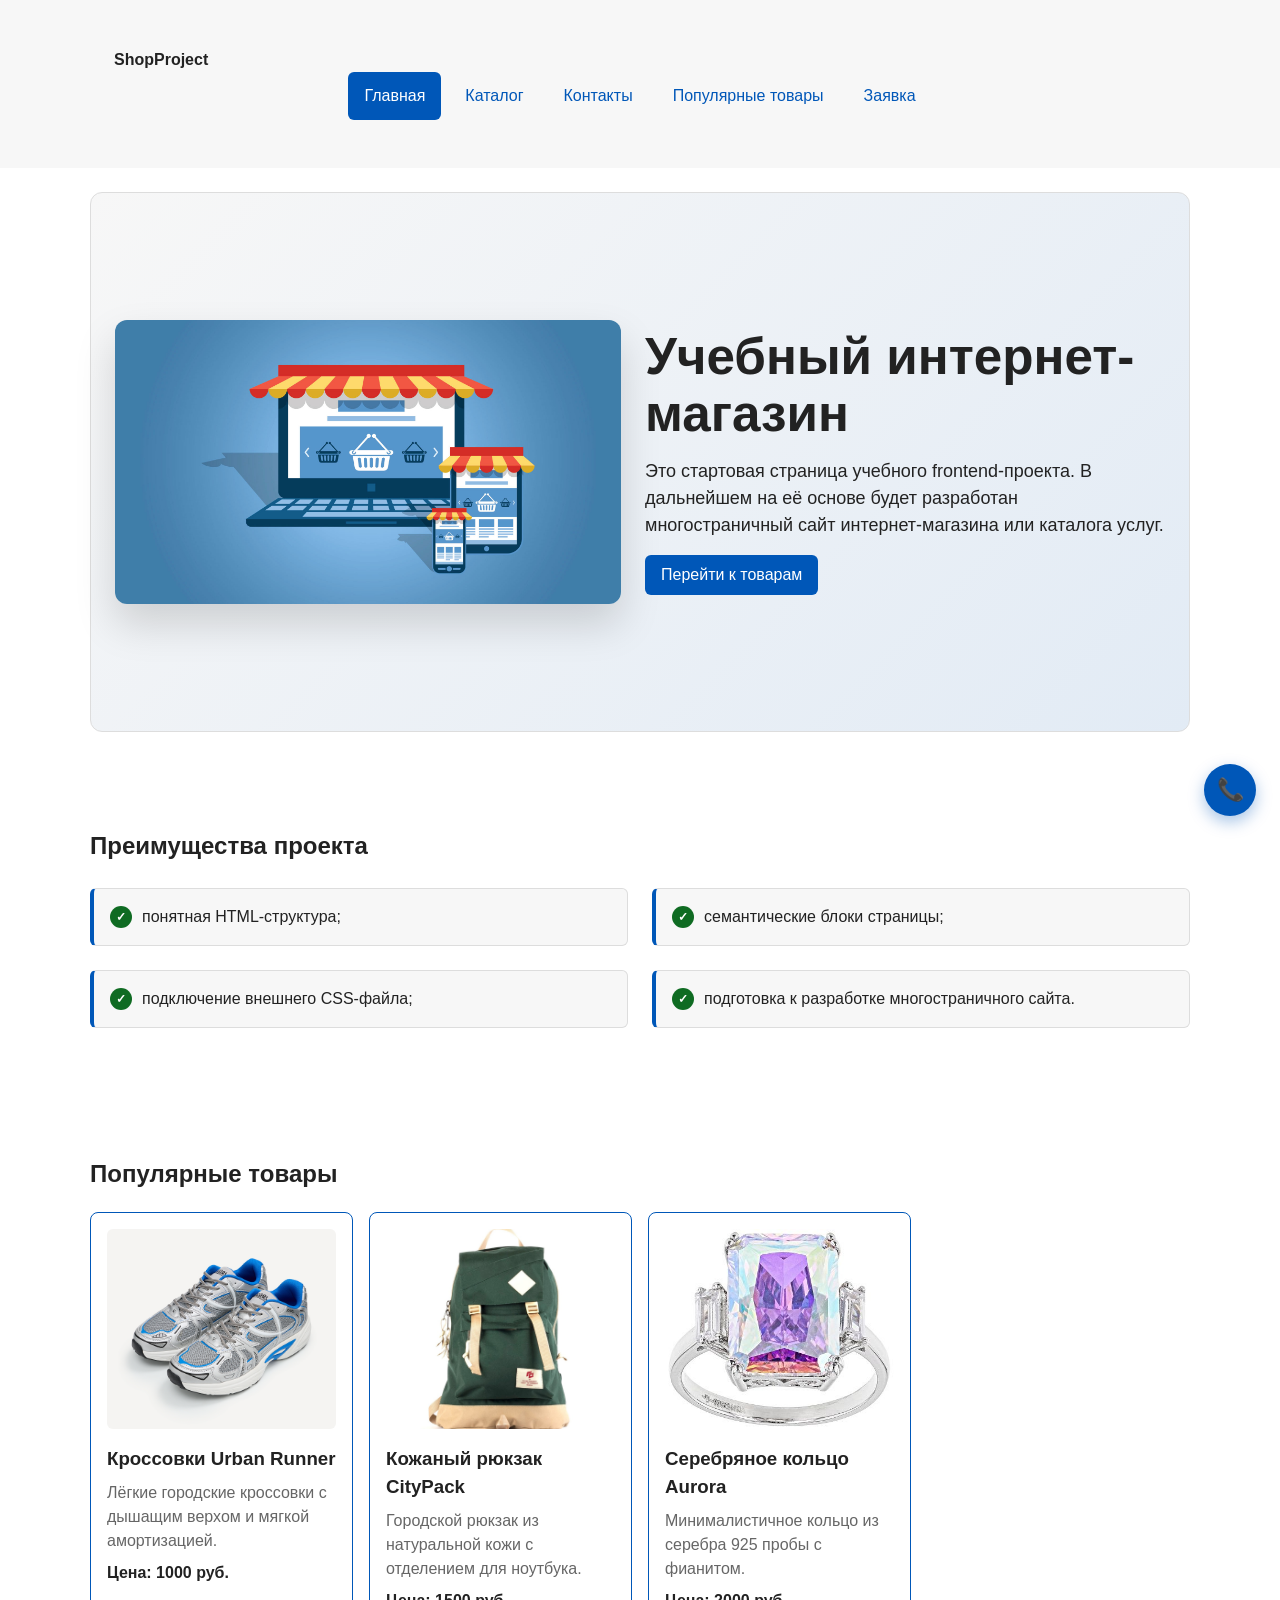
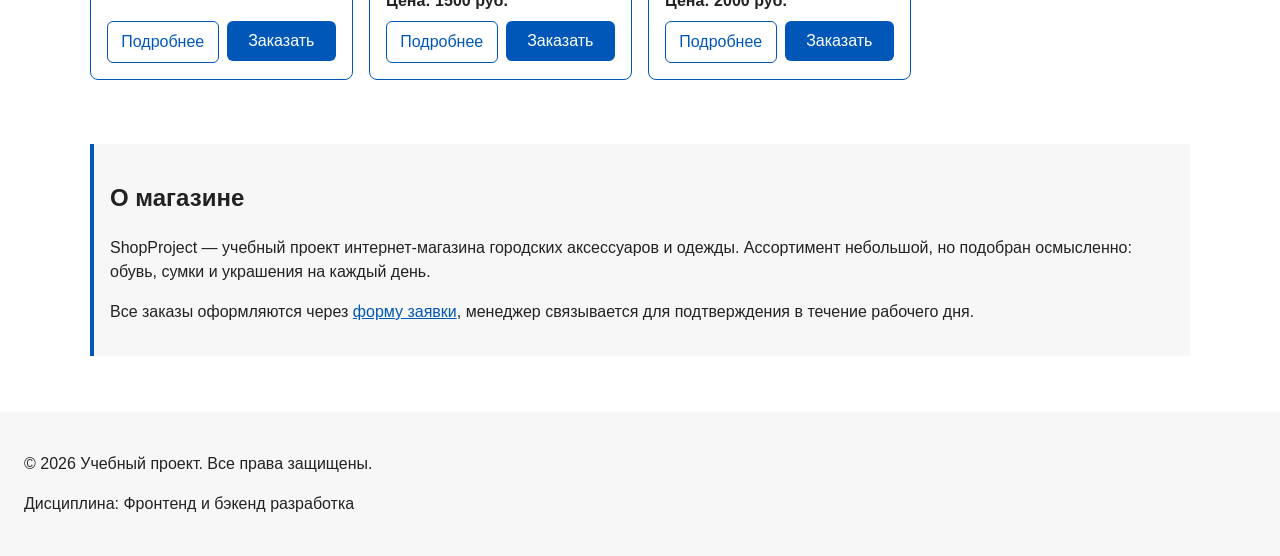
<file: index.html>
<!DOCTYPE html>
<html lang="ru">

<head>
  <meta charset="UTF-8">
  <meta name="viewport" content="width=device-width, initial-scale=1.0">
  <meta name="description"
    content="Учебный интернет-магазин ShopProject: кроссовки, рюкзаки и украшения на каждый день. Быстрая заявка на сайте, доставка по России.">
  <title>Главная — Учебный интернет-магазин</title>
  <link rel="stylesheet" href="css/style.css">
  <link rel="stylesheet" href="css/responsive.css">
  <link rel="preload" fetchpriority="high" as="image" href="images/hero-mobile.jpg" type="image/jpg">
  <meta property="og:type" content="website">
  <meta property="og:title" content="Учебный интернет-магазин">
  <meta property="og:description" content="Учебный frontend-проект интернет-магазина.">
  <meta property="og:image" content="https://Just067.github.io/kr1-html-css-shop/images/preview.jpg">
  <script src="js/main.js" defer></script>
</head>

<body>
  <a class="skip-link" href="#main">Перейти к основному содержимому</a>
  <header class="site-header">
    <div class="site-header__inner">
      <a class="site-header__logo" href="index.html">ShopProject</a>

      <nav class="site-nav" aria-label="Основная навигация">
        <ul class="site-nav__list">
          <li class="site-nav__item">
            <a class="site-nav__link site-nav__link--active" href="index.html">
              Главная
            </a>
          </li>
          <li class="site-nav__item">
            <a class="site-nav__link" href="catalog.html">Каталог</a>
          </li>
          <li class="site-nav__item">
            <a class="site-nav__link" href="contacts.html">Контакты</a>
          </li>
          <li class="site-nav__item">
            <a class="site-nav__link" href="index.html#popular">
              Популярные товары
            </a>
          </li>
          <li class="site-nav__item">
            <a class="site-nav__link" href="order.html">Заявка</a>
          </li>
        </ul>
      </nav>
    </div>
  </header>


  <main id="main" class="main">
    <section class="hero">

      <picture class="hero__media">
        <source media="(min-width: 1200px)" srcset="images/hero-desktop.jpg">
        <source media="(min-width: 768px)" srcset="images/hero-tablet.jpg">
        <img src="images/hero-mobile.jpg" alt="Каталог учебных товаров" width="640" height="360" class="hero__image" fetchpriority="high">
      </picture>

      <div class="hero__content">
        <h1 class="hero__title">Учебный интернет-магазин</h1>
        <p class="hero__lead">
          Это стартовая страница учебного frontend-проекта.
          В дальнейшем на её основе будет разработан многостраничный сайт
          интернет-магазина или каталога услуг.
        </p>
        <a class="button button--primary" href="#popular">Перейти к товарам</a>
      </div>

    </section>

    <section class="section" id="advantages">
      <h2>Преимущества проекта</h2>

      <ul class="advantages-list">
        <li>понятная HTML-структура;</li>
        <li>семантические блоки страницы;</li>
        <li>подключение внешнего CSS-файла;</li>
        <li>подготовка к разработке многостраничного сайта.</li>
      </ul>
    </section>

    <section class="section" id="popular">
      <h2>Популярные товары</h2>

      <div class="products-grid">
        <article class="product-card product-card--featured">
          <img class="product-card__image" src="images/product-1.jpeg" alt="Кроссовки Urban Runner" width="300" height="200" loading="lazy">
          <h3 class="product-card__title">Кроссовки Urban Runner</h3>
          <p class="product-card__description">Лёгкие городские кроссовки с дышащим верхом и мягкой амортизацией.</p>
          <p class="product-card__price">Цена: 1000 руб.</p>
          <div class="product-card__actions">
            <a class="button button--secondary product-card__button" href="product-1.html">
              Подробнее
            </a>
            <a class="button button--primary product-card__button" href="order.html?product=Кроссовки%20Urban%20Runner">
              Заказать
            </a>
          </div>
        </article>

        <article class="product-card product-card--featured">
          <img class="product-card__image" src="images/product-2.jpg" alt="Кожаный рюкзак CityPack" width="300" height="200" loading="lazy">
          <h3 class="product-card__title">Кожаный рюкзак CityPack</h3>
          <p class="product-card__description">Городской рюкзак из натуральной кожи с отделением для ноутбука.</p>
          <p class="product-card__price">Цена: 1500 руб.</p>
          <div class="product-card__actions">
            <a class="button button--secondary product-card__button" href="product-2.html">
              Подробнее
            </a>
            <a class="button button--primary product-card__button" href="order.html?product=Кроссовки%20Urban%20Runner">
              Заказать
            </a>
          </div>
        </article>

        <article class="product-card product-card--featured">
          <img class="product-card__image" src="images/product-3.jpg" alt="Серебряное кольцо Aurora" width="300" height="200" loading="lazy">
          <h3 class="product-card__title">Серебряное кольцо Aurora</h3>
          <p class="product-card__description">Минималистичное кольцо из серебра 925 пробы с фианитом.</p>
          <p class="product-card__price">Цена: 2000 руб.</p>
          <div class="product-card__actions">
            <a class="button button--secondary product-card__button" href="product-3.html">
              Подробнее
            </a>
            <a class="button button--primary product-card__button" href="order.html?product=Кроссовки%20Urban%20Runner">
              Заказать
            </a>
          </div>

      </div>
    </section>

    <aside class="aside-info">
      <h2>О магазине</h2>
      <p>
        ShopProject — учебный проект интернет-магазина городских аксессуаров
        и одежды. Ассортимент небольшой, но подобран осмысленно:
        обувь, сумки и украшения на каждый день.
      </p>
      <p>
        Все заказы оформляются через <a href="order.html">форму заявки</a>,
        менеджер связывается для подтверждения в течение рабочего дня.
      </p>
    </aside>

  </main>

  <footer id="contacts">
    <p>&copy; 2026 Учебный проект. Все права защищены.</p>
    <p>Дисциплина: Фронтенд и бэкенд разработка</p>
  </footer>

  <dialog class="callback-dialog" id="callback-dialog" aria-labelledby="callback-dialog-title">
    <h2 class="callback-dialog__title" id="callback-dialog-title">
      Заказать обратный звонок
    </h2>

    <p class="callback-dialog__hint">
      Оставьте имя и телефон — перезвоним в течение 15 минут.
    </p>

    <form class="callback-form" id="callback-form" action="#" method="post" novalidate>
      <div class="callback-form__field">
        <label class="callback-form__label" for="callback-name">Имя</label>
        <input class="callback-form__input" id="callback-name" name="name" type="text" autocomplete="name" required>
      </div>

      <div class="callback-form__field">
        <label class="callback-form__label" for="callback-phone">Телефон</label>
        <input class="callback-form__input" id="callback-phone" name="phone" type="tel" autocomplete="tel"
          placeholder="+7 (___) ___-__-__" required>
      </div>

      <label class="callback-form__consent">
        <input type="checkbox" name="consent" required>
        Согласен на обработку персональных данных
      </label>

      <div class="callback-form__actions">
        <button class="button button--secondary" type="button" id="close-callback-dialog">
          Отмена
        </button>
        <button class="button button--primary" type="submit">
          Жду звонка
        </button>
      </div>
    </form>

    <p class="callback-dialog__success" id="callback-success" hidden>
      Спасибо! Мы скоро вам позвоним.
    </p>
  </dialog>

  <button class="callback-fab" type="button" id="open-callback-dialog" aria-label="Заказать обратный звонок">
    <span aria-hidden="true">📞</span>
  </button>

</body>

</html>
</file>
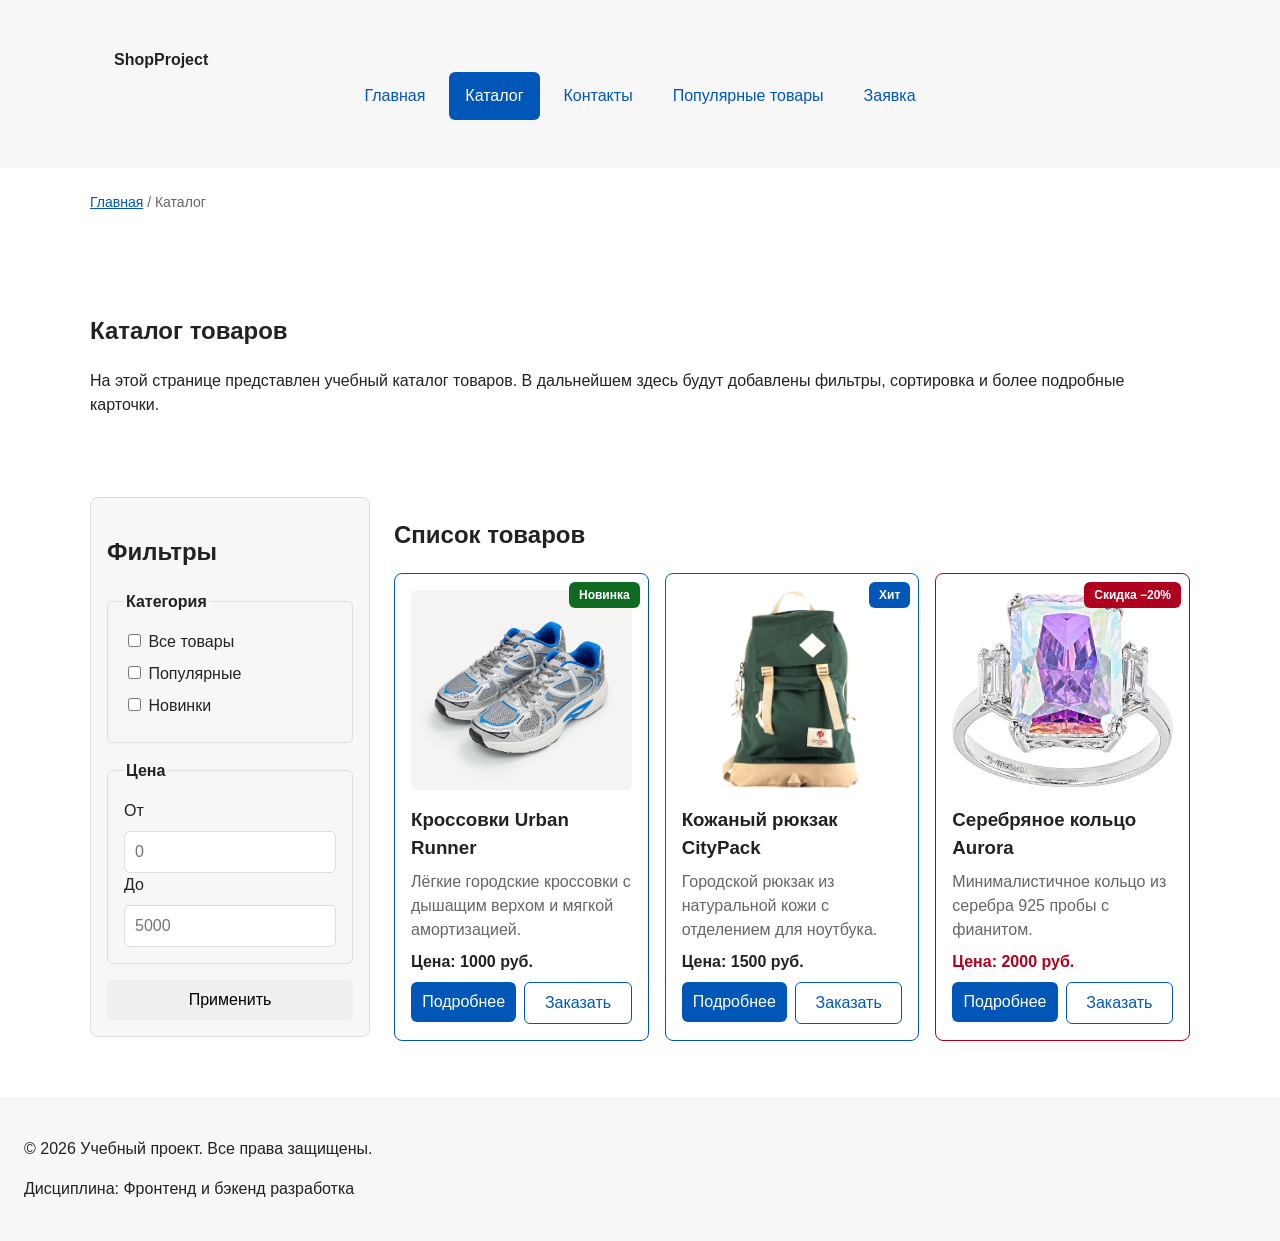
<file: catalog.html>
<!DOCTYPE html>
<html lang="ru">

<head>
  <meta charset="UTF-8">
  <meta name="viewport" content="width=device-width, initial-scale=1.0">
  <meta name="description" content="Каталог товаров учебного интернет-магазина.">
  <title>Каталог товаров — Учебный интернет-магазин</title>
  <link rel="stylesheet" href="css/style.css">
  <link rel="stylesheet" href="css/responsive.css">
  <meta property="og:type" content="website">
  <meta property="og:title" content="Учебный интернет-магазин">
  <meta property="og:description" content="Учебный frontend-проект интернет-магазина.">
  <meta property="og:image" content="https://Just067.github.io/kr1-html-css-shop/images/preview.jpg">

</head>

<body>
  <a class="skip-link" href="#main">Перейти к основному содержимому</a>
  <header class="site-header">
    <div class="site-header__inner">
      <a class="site-header__logo" href="index.html">ShopProject</a>

      <nav class="site-nav" aria-label="Основная навигация">
        <ul class="site-nav__list">
          <li class="site-nav__item">
            <a class="site-nav__link" href="index.html">
              Главная
            </a>
          </li>
          <li class="site-nav__item">
            <a class="site-nav__link site-nav__link--active" href="catalog.html">Каталог</a>
          </li>
          <li class="site-nav__item">
            <a class="site-nav__link" href="contacts.html">Контакты</a>
          </li>
          <li class="site-nav__item">
            <a class="site-nav__link" href="index.html#popular">
              Популярные товары
            </a>
          </li>
          <li class="site-nav__item">
            <a class="site-nav__link" href="order.html">Заявка</a>
          </li>
        </ul>
      </nav>
    </div>
  </header>

  <main id="main" class="main">
    <nav class="breadcrumbs" aria-label="Хлебные крошки">
      <a class="breadcrumbs__link" href="index.html">Главная</a>
      <span class="breadcrumbs__current">Каталог</span>
    </nav>


    <section class="section">
      <h1>Каталог товаров</h1>
      <p>
        На этой странице представлен учебный каталог товаров.
        В дальнейшем здесь будут добавлены фильтры, сортировка и более
        подробные карточки.
      </p>
    </section>

    <section class="catalog-layout">
      <aside class="catalog-filters">
        <h2>Фильтры</h2>

        <form class="filters-form" action="#" method="get">
          <fieldset>
            <legend>Категория</legend>

            <label>
              <input type="checkbox" name="category" value="all">
              Все товары
            </label>

            <label>
              <input type="checkbox" name="category" value="popular">
              Популярные
            </label>

            <label>
              <input type="checkbox" name="category" value="new">
              Новинки
            </label>
          </fieldset>

          <fieldset>
            <legend>Цена</legend>

            <label for="price-from">От</label>
            <input id="price-from" name="price-from" type="number" min="0" placeholder="0">

            <label for="price-to">До</label>
            <input id="price-to" name="price-to" type="number" min="0" placeholder="5000">
          </fieldset>

          <button class="button" type="submit">Применить</button>
        </form>
      </aside>

      <section class="catalog-products">
        <h2>Список товаров</h2>

        <div class="products-grid">

          <article class="product-card product-card--featured product-card--new">
            <span class="product-card__badge">Новинка</span>
            <img class="product-card__image" src="images/product-1.jpeg" alt="Кроссовки Urban Runner" width="300" height="200" loading="lazy">
            <h3 class="product-card__title">Кроссовки Urban Runner</h3>
            <p class="product-card__description">
              Лёгкие городские кроссовки с дышащим верхом и мягкой амортизацией.
            </p>
            <p class="product-card__price">Цена: 1000 руб.</p>

            <div class="product-card__actions">
              <a class="button button--primary product-card__button" href="product-1.html">
                Подробнее
              </a>
              <a class="button button--secondary product-card__button"
                href="order.html?product=Кроссовки%20Urban%20Runner">
                Заказать
              </a>
            </div>
          </article>

          <article class="product-card product-card--featured product-card--hit">
            <span class="product-card__badge product-card__badge--hit">Хит</span>
            <img class="product-card__image" src="images/product-2.jpg" alt="Кожаный рюкзак CityPack" width="300" height="200" loading="lazy">
            <h3 class="product-card__title">Кожаный рюкзак CityPack</h3>
            <p class="product-card__description">
              Городской рюкзак из натуральной кожи с отделением для ноутбука.
            </p>
            <p class="product-card__price">Цена: 1500 руб.</p>
            <div class="product-card__actions">
              <a class="button button--primary product-card__button" href="product-2.html">
                Подробнее
              </a>
              <a class="button button--secondary product-card__button"
                href="order.html?product=Кожаный%20рюкзак%20CityPack">
                Заказать
              </a>
            </div>

          </article>

          <article class="product-card product-card--discount">
            <span class="product-card__badge">Скидка −20%</span>
            <img class="product-card__image" src="images/product-3.jpg" alt="Серебряное кольцо Aurora" width="300" height="200" loading="lazy">
            <h3 class="product-card__title">Серебряное кольцо Aurora</h3>
            <p class="product-card__description">
              Минималистичное кольцо из серебра 925 пробы с фианитом.
            </p>
            <p class="product-card__price">Цена: 2000 руб.</p>

            <div class="product-card__actions">
              <a class="button button--primary product-card__button" href="product-3.html">
                Подробнее
              </a>
              <a class="button button--secondary product-card__button"
                href="order.html?product=Серебряное%20кольцо%20Aurora">
                Заказать
              </a>
            </div>
          </article>
        </div>
      </section>
    </section>
  </main>

  <footer>
    <p>&copy; 2026 Учебный проект. Все права защищены.</p>
    <p>Дисциплина: Фронтенд и бэкенд разработка</p>
  </footer>
</body>

</html>
</file>
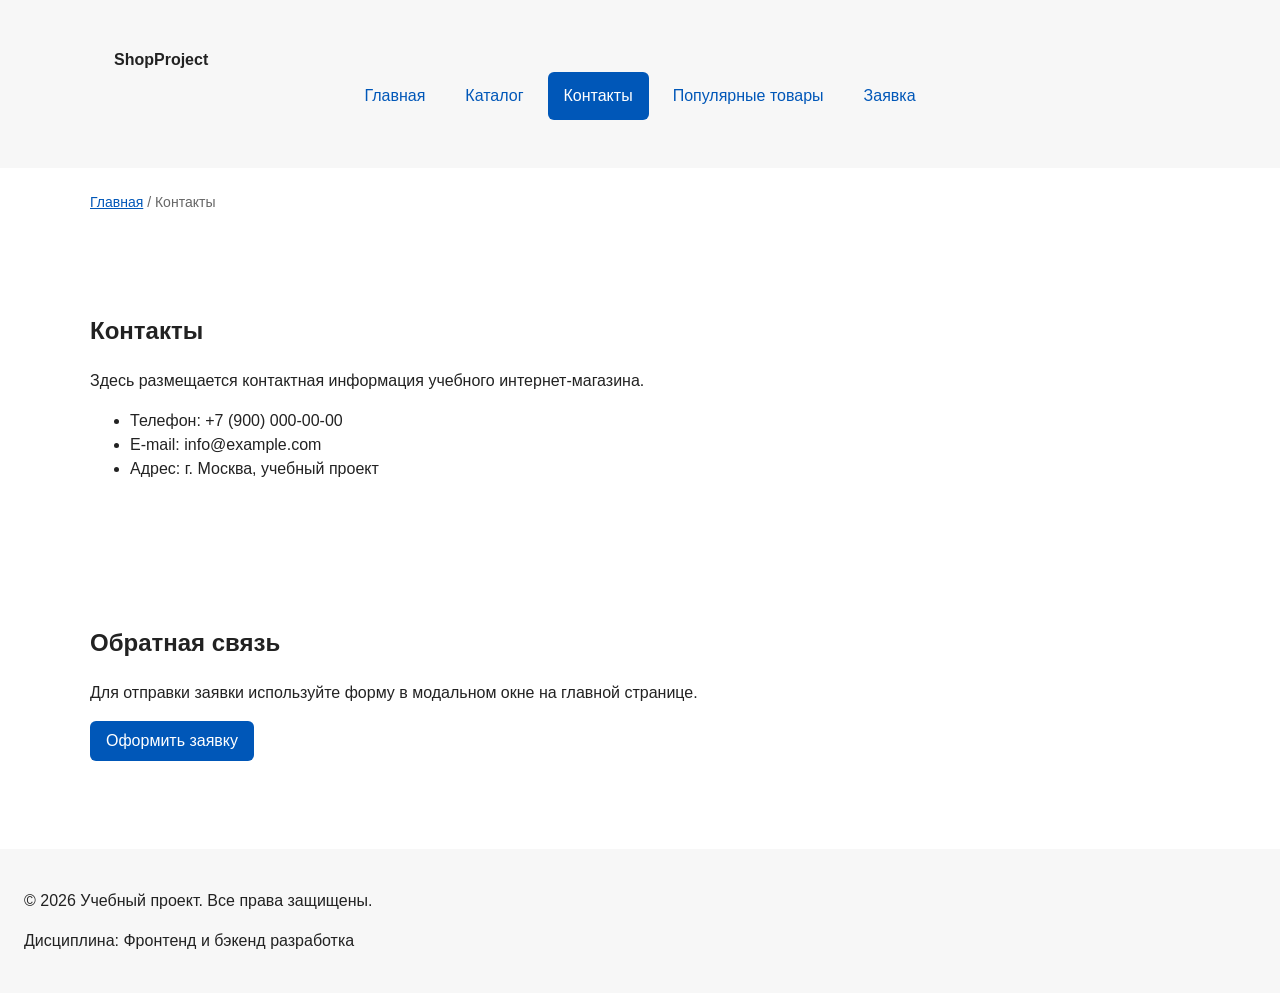
<file: contacts.html>
<!DOCTYPE html>
<html lang="ru">

<head>
  <meta charset="UTF-8">
  <meta name="viewport" content="width=device-width, initial-scale=1.0">
  <meta name="description" content="Контактная информация учебного интернет-магазина.">
  <title>Контакты — Учебный интернет-магазин</title>
  <link rel="stylesheet" href="css/style.css">
  <link rel="stylesheet" href="css/responsive.css">
  <meta property="og:type" content="website">
  <meta property="og:title" content="Учебный интернет-магазин">
  <meta property="og:description" content="Учебный frontend-проект интернет-магазина.">
  <meta property="og:image" content="https://Just067.github.io/kr1-html-css-shop/images/preview.jpg">

</head>

<body>
  <a class="skip-link" href="#main">Перейти к основному содержимому</a>
  <header class="site-header">
    <div class="site-header__inner">
      <a class="site-header__logo" href="index.html">ShopProject</a>

      <nav class="site-nav" aria-label="Основная навигация">
        <ul class="site-nav__list">
          <li class="site-nav__item">
            <a class="site-nav__link" href="index.html">
              Главная
            </a>
          </li>
          <li class="site-nav__item">
            <a class="site-nav__link" href="catalog.html">Каталог</a>
          </li>
          <li class="site-nav__item">
            <a class="site-nav__link site-nav__link--active" href="contacts.html">Контакты</a>
          </li>
          <li class="site-nav__item">
            <a class="site-nav__link" href="index.html#popular">
              Популярные товары
            </a>
          </li>
          <li class="site-nav__item">
            <a class="site-nav__link" href="order.html">Заявка</a>
          </li>
        </ul>
      </nav>
    </div>
  </header>

  <main id="main" class="main">
    <nav class="breadcrumbs" aria-label="Хлебные крошки">
      <a class="breadcrumbs__link" href="index.html">Главная</a>
      <span class="breadcrumbs__current">Контакты</span>
    </nav>

    <section class="section">
      <h1>Контакты</h1>
      <p>
        Здесь размещается контактная информация учебного интернет-магазина.
      </p>

      <ul>
        <li>Телефон: +7 (900) 000-00-00</li>
        <li>E-mail: info@example.com</li>
        <li>Адрес: г. Москва, учебный проект</li>
      </ul>
    </section>

    <section class="section" id="feedback">
      <h2>Обратная связь</h2>
      <p>
        Для отправки заявки используйте форму в модальном окне на главной странице.
      </p>
      <a class="button button--primary" href="order.html">Оформить заявку</a>
    </section>
  </main>

  <footer>
    <p>&copy; 2026 Учебный проект. Все права защищены.</p>
    <p>Дисциплина: Фронтенд и бэкенд разработка</p>
  </footer>
</body>

</html>
</file>
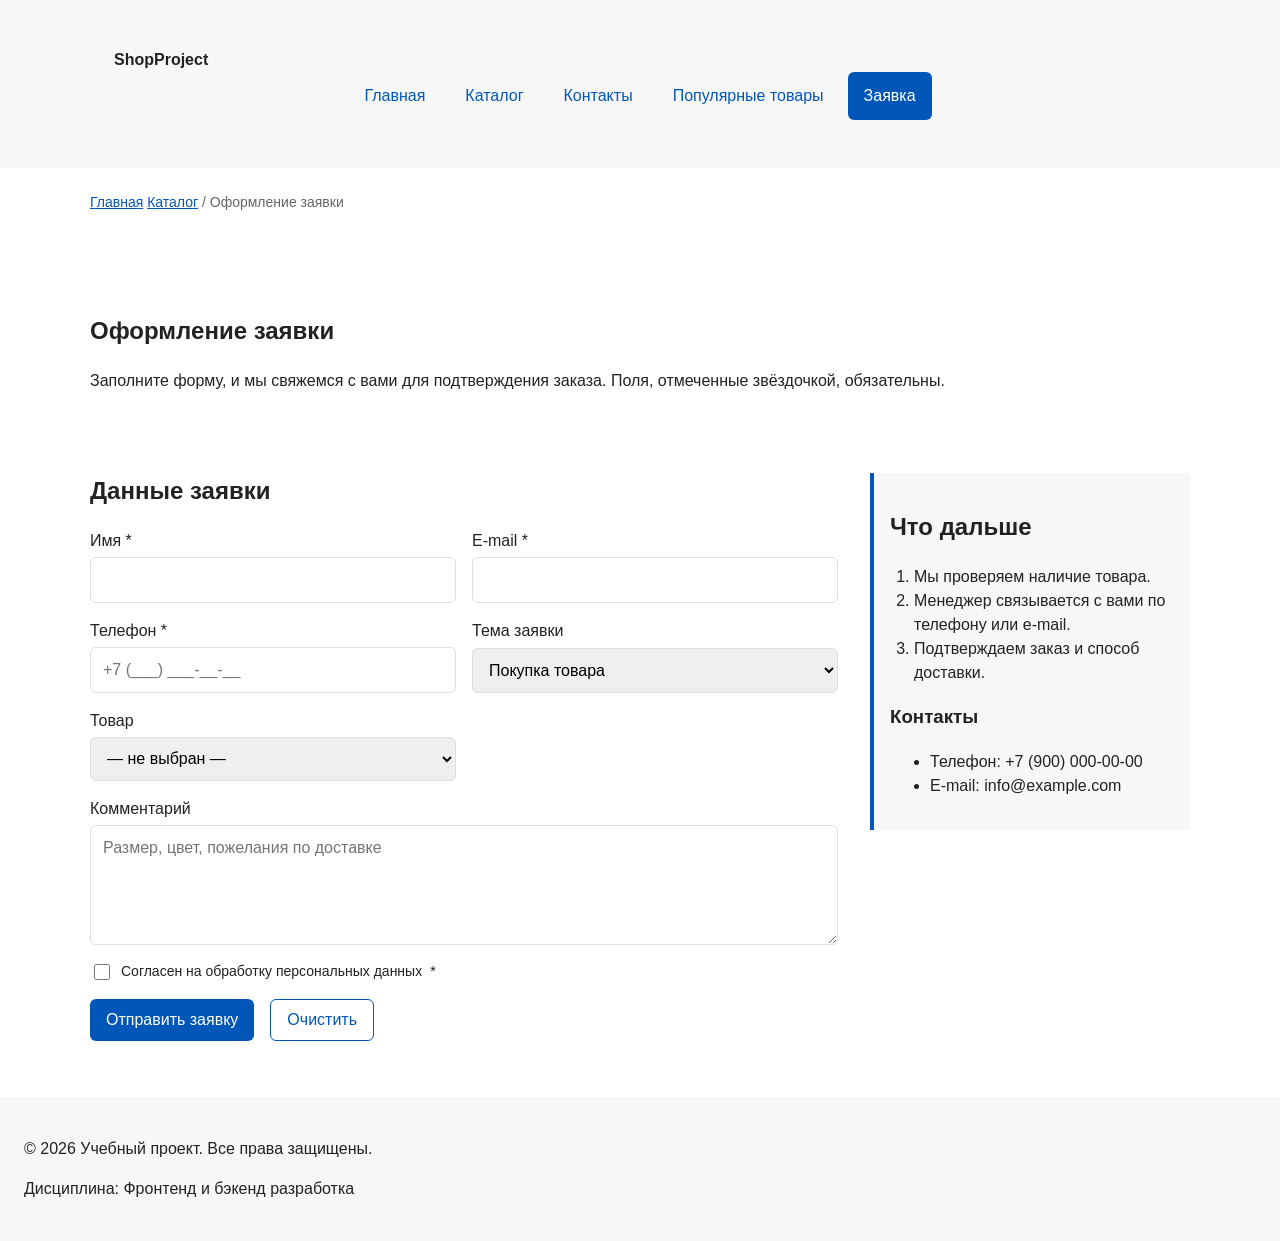
<file: order.html>
<!DOCTYPE html>
<html lang="ru">

<head>
  <meta charset="UTF-8">
  <meta name="viewport" content="width=device-width, initial-scale=1.0">
  <meta name="description" content="Оформление заявки на товар в учебном интернет-магазине.">
  <title>Оформление заявки — Учебный интернет-магазин</title>
  <link rel="stylesheet" href="css/style.css">
  <link rel="stylesheet" href="css/responsive.css">
  <meta property="og:type" content="website">
  <meta property="og:title" content="Оформление заявки — Учебный интернет-магазин">
  <meta property="og:description" content="Учебный frontend-проект интернет-магазина.">
  <meta property="og:image" content="https://Just067.github.io/kr1-html-css-shop/images/preview.jpg">
  <script src="js/main.js" defer></script>
</head>

<body>
  <a class="skip-link" href="#main">Перейти к основному содержимому</a>
  <header class="site-header">
    <div class="site-header__inner">
      <a class="site-header__logo" href="index.html">ShopProject</a>

      <nav class="site-nav" aria-label="Основная навигация">
        <ul class="site-nav__list">
          <li class="site-nav__item">
            <a class="site-nav__link" href="index.html">
              Главная
            </a>
          </li>
          <li class="site-nav__item">
            <a class="site-nav__link" href="catalog.html">Каталог</a>
          </li>
          <li class="site-nav__item">
            <a class="site-nav__link" href="contacts.html">Контакты</a>
          </li>
          <li class="site-nav__item">
            <a class="site-nav__link" href="index.html#popular">
              Популярные товары
            </a>
          </li>
          <li class="site-nav__item">
            <a class="site-nav__link site-nav__link--active" href="order.html">Заявка</a>
          </li>
        </ul>
      </nav>
    </div>
  </header>

  <main id="main" class="main">
    <nav class="breadcrumbs" aria-label="Хлебные крошки">
      <a class="breadcrumbs__link" href="index.html">Главная</a>
      <a class="breadcrumbs__link" href="catalog.html">Каталог</a>
      <span class="breadcrumbs__current">Оформление заявки</span>
    </nav>

    <section class="section">
      <h1>Оформление заявки</h1>
      <p>
        Заполните форму, и мы свяжемся с вами для подтверждения заказа.
        Поля, отмеченные звёздочкой, обязательны.
      </p>
    </section>

    <div class="order-layout">

      <section class="order-layout__form">
        <h2>Данные заявки</h2>

        <form class="order-form" id="order-form-page" action="#" method="post" novalidate>

          <div class="order-form__field">
            <label class="order-form__label" for="order-name">
              Имя <span aria-hidden="true">*</span>
            </label>
            <input
              class="order-form__input"
              id="order-name"
              name="name"
              type="text"
              autocomplete="name"
              required>
          </div>

          <div class="order-form__field">
            <label class="order-form__label" for="order-email">
              E-mail <span aria-hidden="true">*</span>
            </label>
            <input
              class="order-form__input"
              id="order-email"
              name="email"
              type="email"
              autocomplete="email"
              required>
          </div>

          <div class="order-form__field">
            <label class="order-form__label" for="order-phone">
              Телефон <span aria-hidden="true">*</span>
            </label>
            <input
              class="order-form__input"
              id="order-phone"
              name="phone"
              type="tel"
              autocomplete="tel"
              placeholder="+7 (___) ___-__-__"
              required>
          </div>

          <div class="order-form__field">
            <label class="order-form__label" for="order-topic">Тема заявки</label>
            <select class="order-form__select" id="order-topic" name="topic">
              <option value="purchase">Покупка товара</option>
              <option value="consult">Консультация</option>
              <option value="delivery">Уточнить доставку</option>
              <option value="other">Другое</option>
            </select>
          </div>

          <div class="order-form__field">
            <label class="order-form__label" for="order-product">Товар</label>
            <select class="order-form__select" id="order-product" name="product">
              <option value="">— не выбран —</option>
              <option value="urban-runner">Кроссовки Urban Runner</option>
              <option value="citypack">Кожаный рюкзак CityPack</option>
              <option value="aurora">Серебряное кольцо Aurora</option>
            </select>
          </div>

          <div class="order-form__field order-form__field--wide">
            <label class="order-form__label" for="order-comment">Комментарий</label>
            <textarea
              class="order-form__textarea"
              id="order-comment"
              name="comment"
              rows="4"
              placeholder="Размер, цвет, пожелания по доставке"></textarea>
          </div>

          <div class="order-form__field order-form__field--checkbox order-form__field--wide">
            <label class="order-form__checkbox-label">
              <input
                class="order-form__checkbox"
                id="order-consent"
                name="consent"
                type="checkbox"
                required>
              Согласен на обработку персональных данных <span aria-hidden="true">*</span>
            </label>
          </div>

          <div class="order-form__actions">
            <button class="button button--primary" type="submit">Отправить заявку</button>
            <button class="button button--secondary" type="reset">Очистить</button>
          </div>
        </form>

        <p class="success-message" id="success-message-page" hidden>
          Спасибо! Ваша заявка отправлена. Мы свяжемся с вами в ближайшее время.
        </p>
      </section>

      <aside class="order-layout__aside aside-info">
        <h2>Что дальше</h2>
        <ol class="order-steps">
          <li>Мы проверяем наличие товара.</li>
          <li>Менеджер связывается с вами по телефону или e-mail.</li>
          <li>Подтверждаем заказ и способ доставки.</li>
        </ol>

        <h3>Контакты</h3>
        <ul>
          <li>Телефон: +7 (900) 000-00-00</li>
          <li>E-mail: info@example.com</li>
        </ul>
      </aside>

    </div>
  </main>

  <footer>
    <p>&copy; 2026 Учебный проект. Все права защищены.</p>
    <p>Дисциплина: Фронтенд и бэкенд разработка</p>
  </footer>

</body>

</html>
</file>
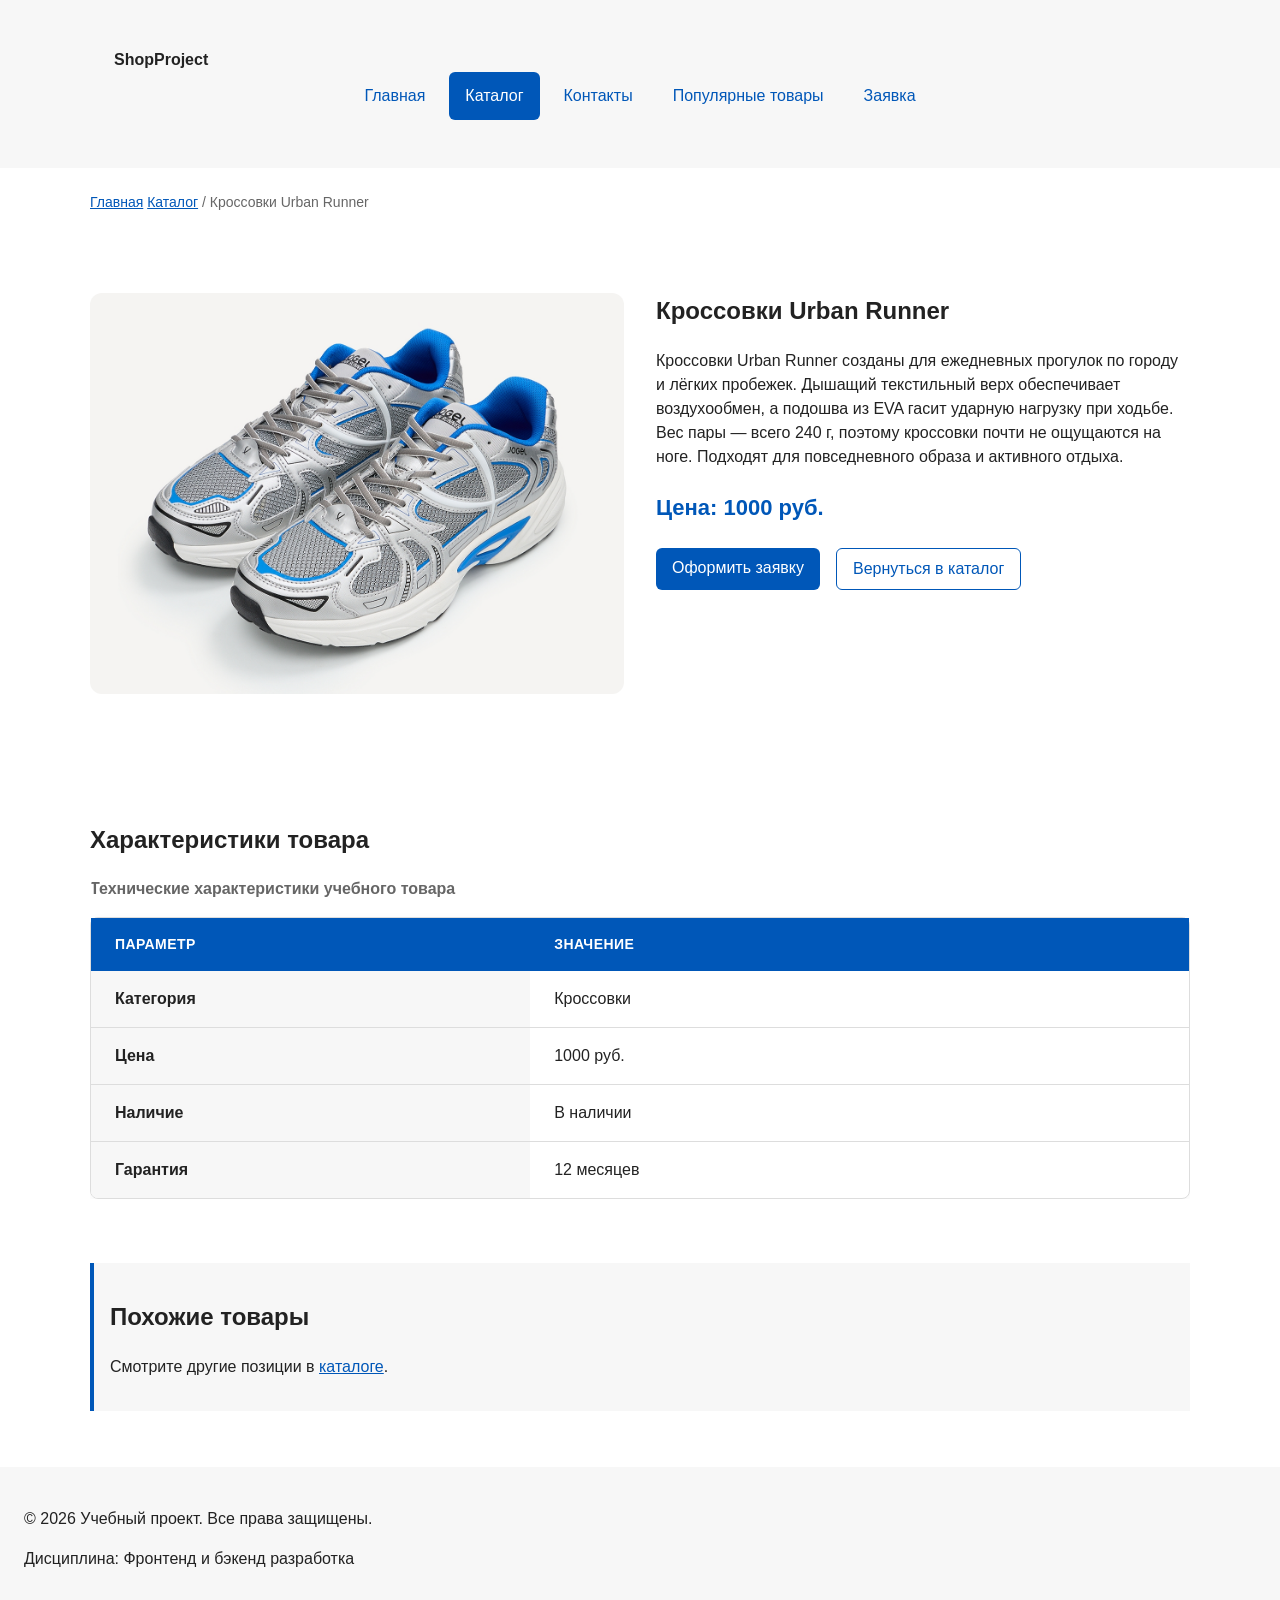
<file: product-1.html>
<!DOCTYPE html>
<html lang="ru">

<head>
  <meta charset="UTF-8">
  <meta name="viewport" content="width=device-width, initial-scale=1.0">
  <meta name="description" content="Карточка товара учебного интернет-магазина: описание, характеристики, цена.">
  <title>Кроссовки Urban Runner</title>
  <link rel="stylesheet" href="css/style.css">
  <link rel="stylesheet" href="css/responsive.css">
  <meta property="og:type" content="website">
  <meta property="og:title" content="Кроссовки Urban Runner — Учебный интернет-магазин">
  <meta property="og:description" content="Учебный frontend-проект интернет-магазина.">
  <meta property="og:image" content="https://Just067.github.io/kr1-html-css-shop/images/preview.jpg">
</head>

<body>
  <a class="skip-link" href="#main">Перейти к основному содержимому</a>
  <header class="site-header">
    <div class="site-header__inner">
      <a class="site-header__logo" href="index.html">ShopProject</a>

      <nav class="site-nav" aria-label="Основная навигация">
        <ul class="site-nav__list">
          <li class="site-nav__item">
            <a class="site-nav__link" href="index.html">
              Главная
            </a>
          </li>
          <li class="site-nav__item">
            <a class="site-nav__link site-nav__link--active" href="catalog.html">Каталог</a>
          </li>
          <li class="site-nav__item">
            <a class="site-nav__link" href="contacts.html">Контакты</a>
          </li>
          <li class="site-nav__item">
            <a class="site-nav__link" href="index.html#popular">
              Популярные товары
            </a>
          </li>
          <li class="site-nav__item">
            <a class="site-nav__link" href="order.html">Заявка</a>
          </li>
        </ul>
      </nav>
    </div>
  </header>

  <main id="main" class="main">
    <nav class="breadcrumbs" aria-label="Хлебные крошки">
      <a class="breadcrumbs__link" href="index.html">Главная</a>
      <a class="breadcrumbs__link" href="catalog.html">Каталог</a>
      <span class="breadcrumbs__current">Кроссовки Urban Runner</span>
    </nav>

    <section class="product-detail section">
      <div class="product-detail__media">
        <img class="product-detail__image" src="images/product-1.jpeg" alt="Кроссовки Urban Runner" width="600"
          height="400">
      </div>

      <div class="product-detail__info">
        <h1 class="product-detail__title">Кроссовки Urban Runner</h1>

        <p class="product-detail__description">
          Кроссовки Urban Runner созданы для ежедневных прогулок по городу и лёгких пробежек. Дышащий текстильный верх
          обеспечивает воздухообмен, а подошва из EVA гасит ударную нагрузку при ходьбе. Вес пары — всего 240 г, поэтому
          кроссовки почти не ощущаются на ноге. Подходят для повседневного образа и активного отдыха.
        </p>

        <p class="product-detail__price">Цена: 1000 руб.</p>

        <div class="product-detail__actions">
          <a class="button button--primary" href="order.html">Оформить заявку</a>
          <a class="button button--secondary" href="catalog.html">Вернуться в каталог</a>
        </div>
      </div>
    </section>

    <section class="section">
      <h2>Характеристики товара</h2>

      <div class="table-wrapper">
        <table class="product-table">
        <caption>Технические характеристики учебного товара</caption>
        <thead>
          <tr>
            <th scope="col">Параметр</th>
            <th scope="col">Значение</th>
          </tr>
        </thead>
        <tbody>
          <tr>
            <td>Категория</td>
            <td>Кроссовки</td>
          </tr>
          <tr>
            <td>Цена</td>
            <td>1000 руб.</td>
          </tr>
          <tr>
            <td>Наличие</td>
            <td>В наличии</td>
          </tr>
          <tr>
            <td>Гарантия</td>
            <td>12 месяцев</td>
          </tr>
        </tbody>
      </table>
      </div>
      
    </section>

    <aside class="aside-info">
      <h2>Похожие товары</h2>
      <p>
        Смотрите другие позиции в
        <a href="catalog.html">каталоге</a>.
      </p>
    </aside>
  </main>

  <footer>
    <p>&copy; 2026 Учебный проект. Все права защищены.</p>
    <p>Дисциплина: Фронтенд и бэкенд разработка</p>
  </footer>
  
</body>

</html>
</file>
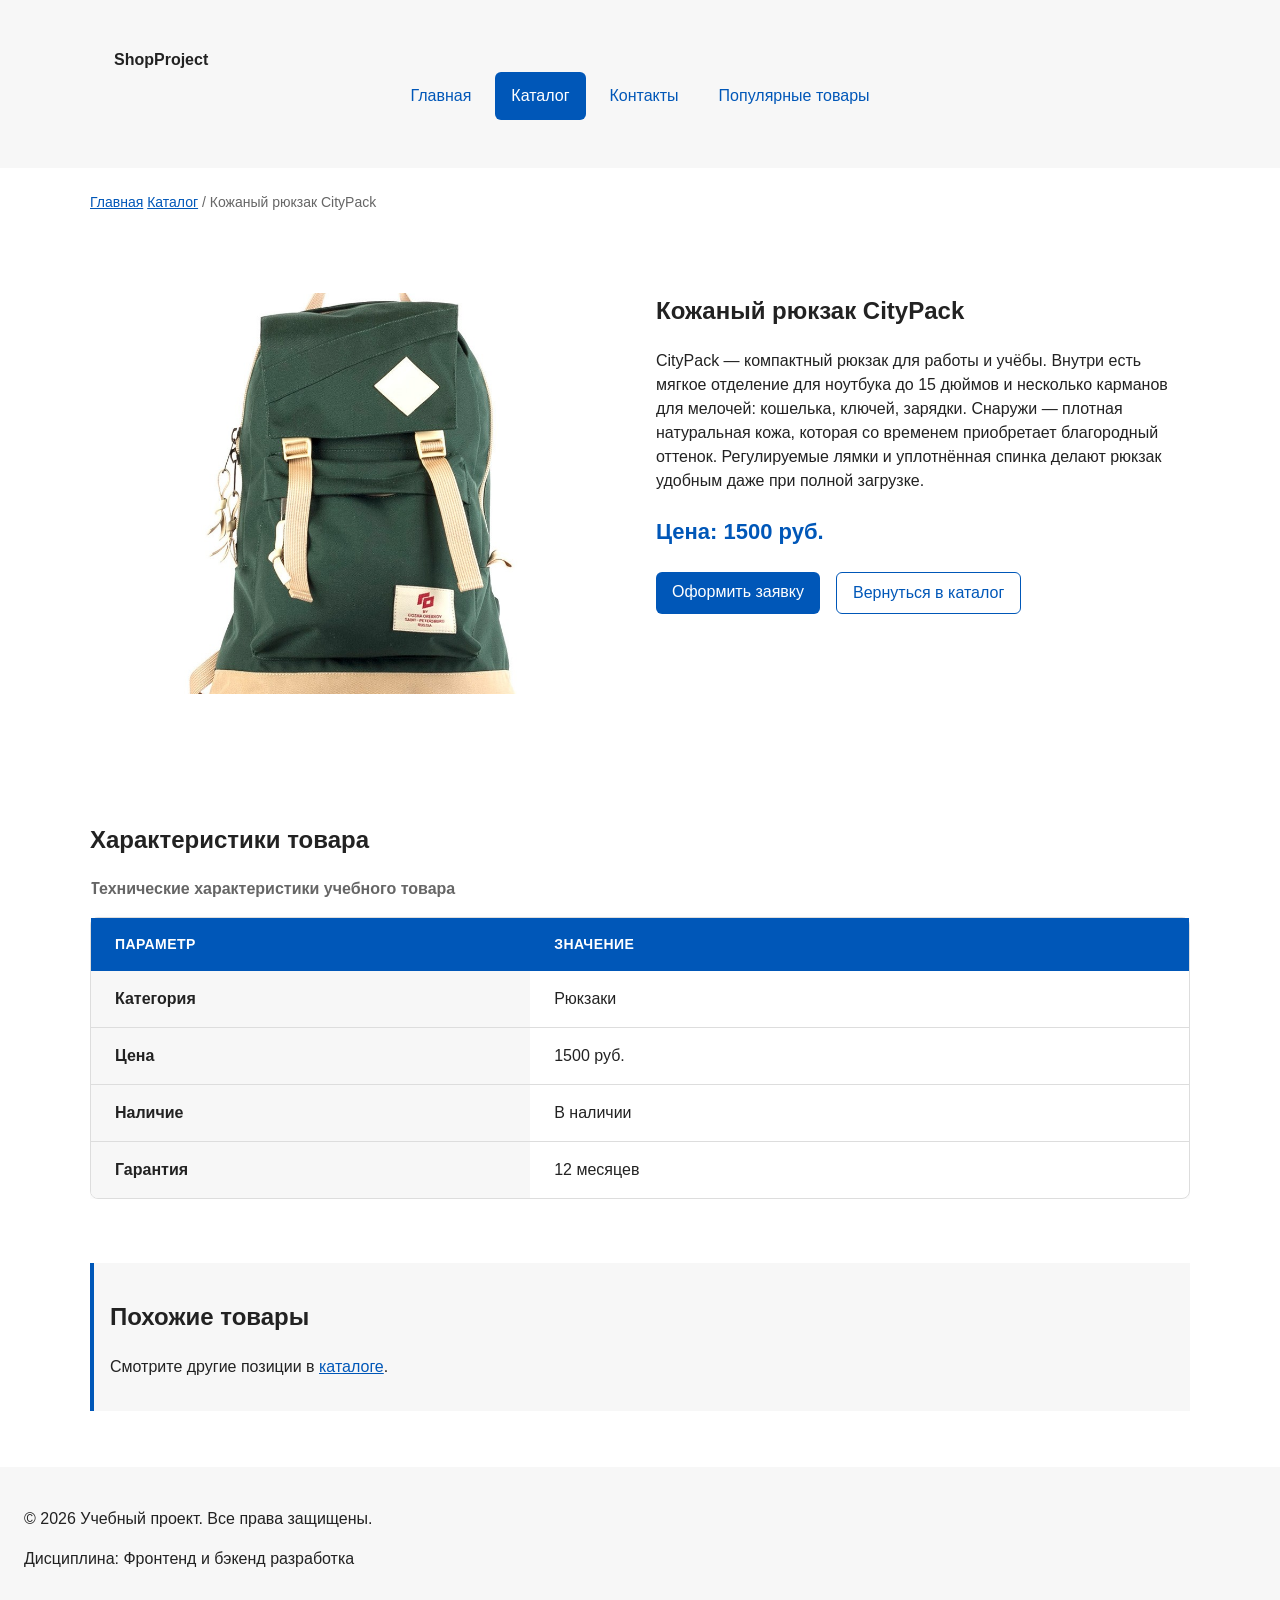
<file: product-2.html>
<!DOCTYPE html>
<html lang="ru">

<head>
  <meta charset="UTF-8">
  <meta name="viewport" content="width=device-width, initial-scale=1.0">
  <meta name="description" content="Карточка товара учебного интернет-магазина: описание, характеристики, цена.">
  <title>Кожаный рюкзак CityPack</title>
  <link rel="stylesheet" href="css/style.css">
  <link rel="stylesheet" href="css/responsive.css">
  <meta property="og:type" content="website">
  <meta property="og:title" content="Кожаный рюкзак CityPack">
  <meta property="og:description" content="Учебный frontend-проект интернет-магазина.">
  <meta property="og:image" content="https://Just067.github.io/kr1-html-css-shop/images/preview.jpg">
</head>

<body>
  <a class="skip-link" href="#main">Перейти к основному содержимому</a>
  <header class="site-header">
    <div class="site-header__inner">
      <a class="site-header__logo" href="index.html">ShopProject</a>

      <nav class="site-nav" aria-label="Основная навигация">
        <ul class="site-nav__list">
          <li class="site-nav__item">
            <a class="site-nav__link" href="index.html">Главная</a>
          </li>
          <li class="site-nav__item">
            <a class="site-nav__link site-nav__link--active" href="catalog.html">Каталог</a>
          </li>
          <li class="site-nav__item">
            <a class="site-nav__link" href="contacts.html">Контакты</a>
          </li>
          <li class="site-nav__item">
            <a class="site-nav__link" href="index.html#popular">Популярные товары</a>
          </li>
        </ul>
      </nav>
    </div>
  </header>

  <main id="main" class="main">
    <nav class="breadcrumbs" aria-label="Хлебные крошки">
      <a class="breadcrumbs__link" href="index.html">Главная</a>
      <a class="breadcrumbs__link" href="catalog.html">Каталог</a>
      <span class="breadcrumbs__current">Кожаный рюкзак CityPack</span>
    </nav>

    <section class="product-detail section">
      <div class="product-detail__media">
        <img class="product-detail__image" src="images/product-2.jpg" alt="Кожаный рюкзак CityPack" width="600"
          height="400">
      </div>

      <div class="product-detail__info">
        <h1 class="product-detail__title">Кожаный рюкзак CityPack</h1>

        <p class="product-detail__description">
          CityPack — компактный рюкзак для работы и учёбы. Внутри есть мягкое отделение для ноутбука до 15 дюймов и
          несколько карманов для мелочей: кошелька, ключей, зарядки. Снаружи — плотная натуральная кожа, которая со
          временем приобретает благородный оттенок. Регулируемые лямки и уплотнённая спинка делают рюкзак удобным даже
          при полной загрузке.
        </p>

        <p class="product-detail__price">Цена: 1500 руб.</p>

        <div class="product-detail__actions">
          <a class="button button--primary" href="order.html">Оформить заявку</a>
          <a class="button button--secondary" href="catalog.html">Вернуться в каталог</a>
        </div>
      </div>
    </section>

    <section class="section">
      <h2>Характеристики товара</h2>

      <div class="table-wrapper">
        <table class="product-table">
        <caption>Технические характеристики учебного товара</caption>
        <thead>
          <tr>
            <th scope="col">Параметр</th>
            <th scope="col">Значение</th>
          </tr>
        </thead>
        <tbody>
          <tr>
            <td>Категория</td>
            <td>Рюкзаки</td>
          </tr>
          <tr>
            <td>Цена</td>
            <td>1500 руб.</td>
          </tr>
          <tr>
            <td>Наличие</td>
            <td>В наличии</td>
          </tr>
          <tr>
            <td>Гарантия</td>
            <td>12 месяцев</td>
          </tr>
        </tbody>
      </table>
      </div>
    </section>

    <aside class="aside-info">
      <h2>Похожие товары</h2>
      <p>
        Смотрите другие позиции в
        <a href="catalog.html">каталоге</a>.
      </p>
    </aside>
  </main>

  <footer>
    <p>&copy; 2026 Учебный проект. Все права защищены.</p>
    <p>Дисциплина: Фронтенд и бэкенд разработка</p>
  </footer>

</body>

</html>
</file>
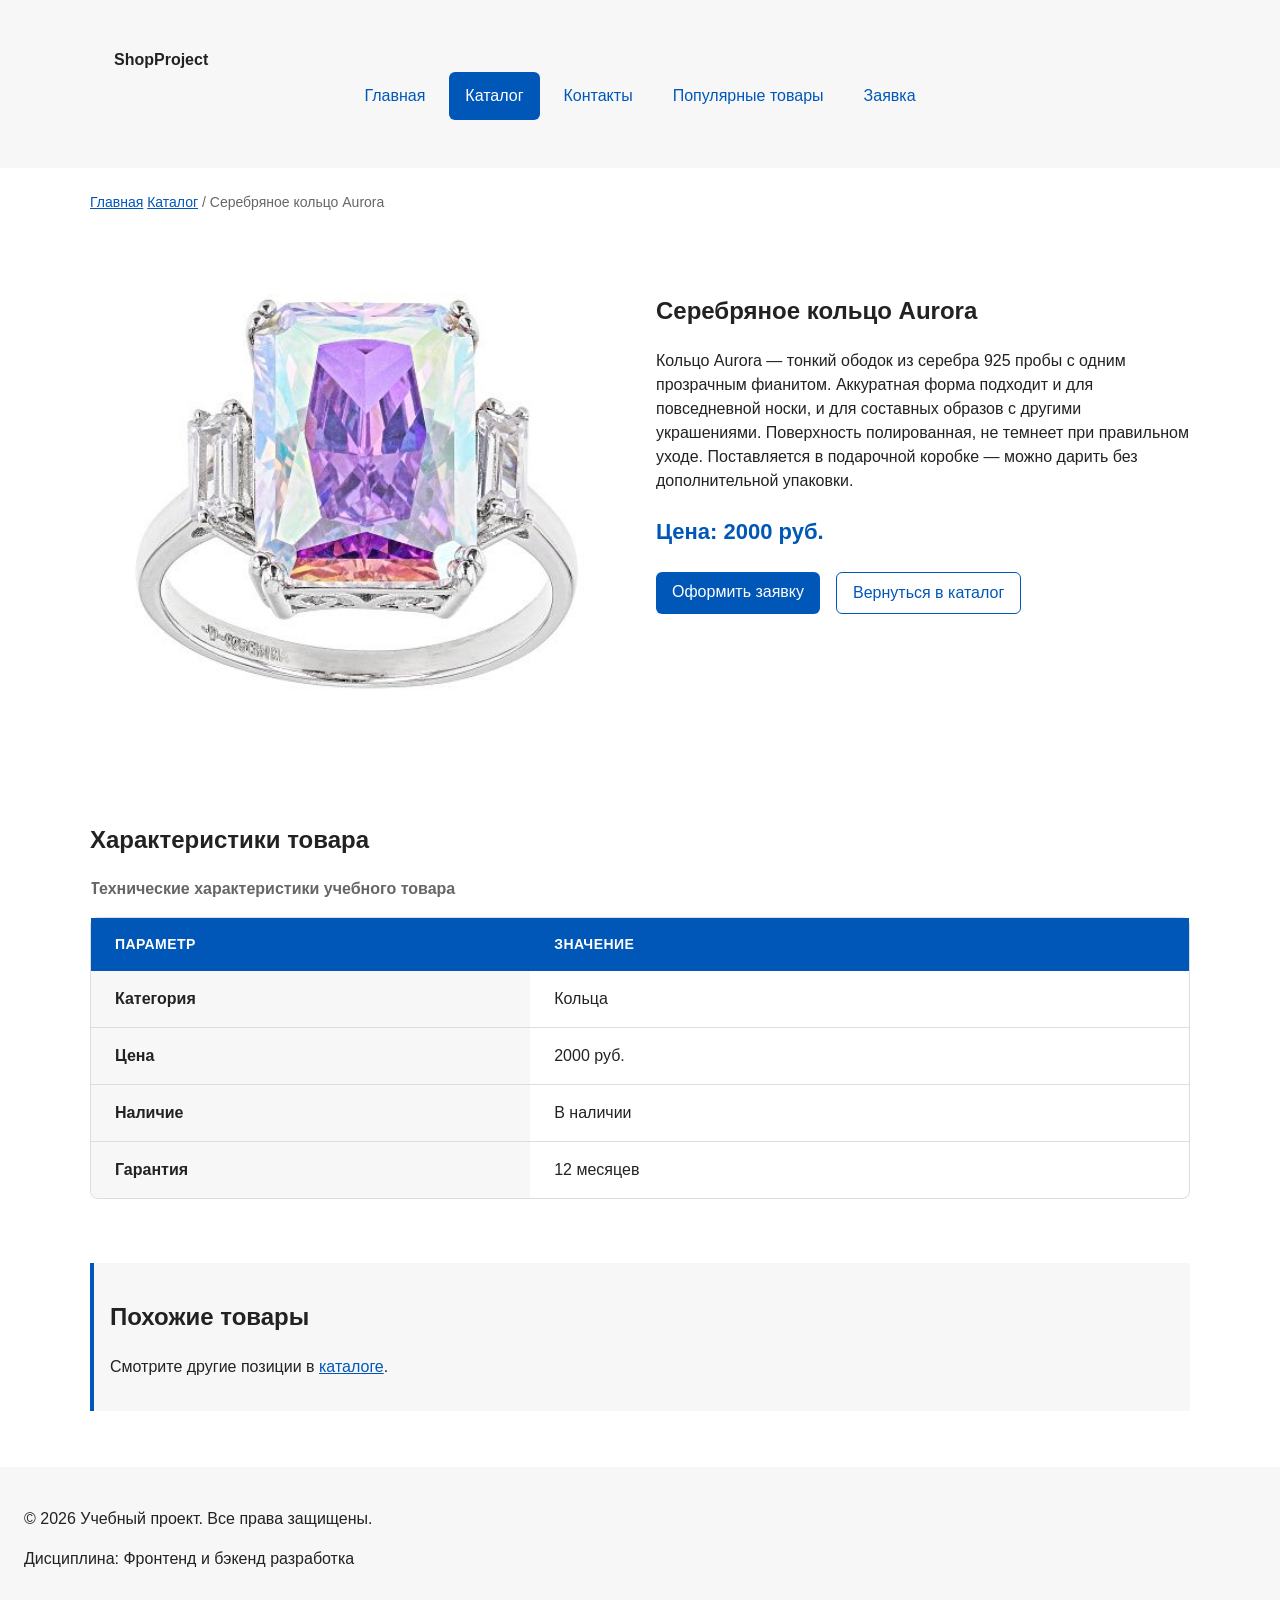
<file: product-3.html>
<!DOCTYPE html>
<html lang="ru">

<head>
  <meta charset="UTF-8">
  <meta name="viewport" content="width=device-width, initial-scale=1.0">
  <meta name="description" content="Карточка товара учебного интернет-магазина: описание, характеристики, цена.">
  <title>Серебряное кольцо Aurora</title>
  <link rel="stylesheet" href="css/style.css">
  <link rel="stylesheet" href="css/responsive.css">
  <meta property="og:type" content="website">
  <meta property="og:title" content="Серебряное кольцо Aurora">
  <meta property="og:description" content="Учебный frontend-проект интернет-магазина.">
  <meta property="og:image" content="https://Just067.github.io/kr1-html-css-shop/images/preview.jpg">
</head>

<body>
  <a class="skip-link" href="#main">Перейти к основному содержимому</a>
  <header class="site-header">
    <div class="site-header__inner">
      <a class="site-header__logo" href="index.html">ShopProject</a>

      <nav class="site-nav" aria-label="Основная навигация">
        <ul class="site-nav__list">
          <li class="site-nav__item">
            <a class="site-nav__link" href="index.html">
              Главная
            </a>
          </li>
          <li class="site-nav__item">
            <a class="site-nav__link site-nav__link--active" href="catalog.html">Каталог</a>
          </li>
          <li class="site-nav__item">
            <a class="site-nav__link" href="contacts.html">Контакты</a>
          </li>
          <li class="site-nav__item">
            <a class="site-nav__link" href="index.html#popular">
              Популярные товары
            </a>
          </li>
          <li class="site-nav__item">
            <a class="site-nav__link" href="order.html">Заявка</a>
          </li>
        </ul>
      </nav>
    </div>
  </header>

  <main id="main" class="main">
    <nav class="breadcrumbs" aria-label="Хлебные крошки">
      <a class="breadcrumbs__link" href="index.html">Главная</a>
      <a class="breadcrumbs__link" href="catalog.html">Каталог</a>
      <span class="breadcrumbs__current">Серебряное кольцо Aurora</span>
    </nav>

    <section class="product-detail section">
      <div class="product-detail__media">
        <img class="product-detail__image" src="images/product-3.jpg" alt="Серебряное кольцо Aurora" width="600" height="400">
      </div>

      <div class="product-detail__info">
        <h1 class="product-detail__title">Серебряное кольцо Aurora</h1>

        <p class="product-detail__description">
          Кольцо Aurora — тонкий ободок из серебра 925 пробы с одним прозрачным фианитом. Аккуратная форма подходит и
          для повседневной носки, и для составных образов с другими украшениями. Поверхность полированная, не темнеет
          при правильном уходе. Поставляется в подарочной коробке — можно дарить без дополнительной упаковки.
        </p>

        <p class="product-detail__price">Цена: 2000 руб.</p>

        <div class="product-detail__actions">
          <a class="button button--primary" href="order.html">Оформить заявку</a>
          <a class="button button--secondary" href="catalog.html">Вернуться в каталог</a>
        </div>
      </div>
    </section>

    <section class="section">
      <h2>Характеристики товара</h2>

      <div class="table-wrapper">
        <table class="product-table">
        <caption>Технические характеристики учебного товара</caption>
        <thead>
          <tr>
            <th scope="col">Параметр</th>
            <th scope="col">Значение</th>
          </tr>
        </thead>
        <tbody>
          <tr>
            <td>Категория</td>
            <td>Кольца</td>
          </tr>
          <tr>
            <td>Цена</td>
            <td>2000 руб.</td>
          </tr>
          <tr>
            <td>Наличие</td>
            <td>В наличии</td>
          </tr>
          <tr>
            <td>Гарантия</td>
            <td>12 месяцев</td>
          </tr>
        </tbody>
      </table>
      </div>
    </section>

    <aside class="aside-info">
      <h2>Похожие товары</h2>
      <p>
        Смотрите другие позиции в
        <a href="catalog.html">каталоге</a>.
      </p>
    </aside>
  </main>

  <footer>
    <p>&copy; 2026 Учебный проект. Все права защищены.</p>
    <p>Дисциплина: Фронтенд и бэкенд разработка</p>
  </footer>
  
</body>

</html>
</file>
<file: css/style.css>
/* ===============================
   1. Переменные проекта
   =============================== */

:root {
  /* Основные цвета проекта */
  --color-bg: #ffffff;
  --color-text: #222222;
  --color-muted: #666666;
  --color-primary: #0057b8;
  --color-primary-dark: #003f86;
  --color-border: #dddddd;
  --color-surface: #f7f7f7;
  --color-surface-accent: #eef5ff;
  --color-danger: #b00020;
  --color-success: #0f6b22;
  --color-success-bg: #eefaf0;
  --color-white: #ffffff;

  /* Отступы */
  --space-xs: 4px;
  --space-sm: 8px;
  --space-md: 16px;
  --space-lg: 24px;
  --space-xl: 32px;

  /* Скругления */
  --radius-sm: 6px;
  --radius-md: 8px;
  --radius-lg: 12px;

  /* Размеры */
  --container-width: 1100px;
}

/* ===============================
   2. Базовые стили
   =============================== */

* {
  box-sizing: border-box;
}

main {
  flex: 1;
}

body {
  margin: 0;
  font-family: Arial, sans-serif;
  line-height: 1.5;
  color: var(--color-text);
  background-color: var(--color-bg);

  min-height: 100vh;
  display: flex;
  flex-direction: column;
}

/*
  Задаём внутренние отступы для основных областей страницы.
  Это делает содержимое визуально отделённым от краёв окна браузера.
*/
header,
main,
footer {
  padding: var(--space-lg);
}

/*
  Оформляем шапку страницы.
  Пока используется простой светло-серый фон.
*/
header {
  background-color: var(--color-surface);
}

/*
  Оформляем подвал страницы тем же фоном,
  чтобы визуально отделить его от основного содержимого.
*/
footer {
  background-color: var(--color-surface);
}

/* ===============================
   3. Общие элементы интерфейса
   =============================== */

a {
  color: var(--color-primary);
}

a:hover {
  background-color: var(--color-primary-dark);
  color: var(--color-white);
}

a:focus-visible {
  outline: 2px solid var(--color-primary);
  outline-offset: 3px;
}

.site-header {
  background-color: var(--color-surface);
}

.site-header__inner {
  max-width: var(--container-width);
  margin: 0 auto;
  padding: var(--space-lg);
}

.site-header__logo {
  font-weight: 700;
  color: var(--color-text);
  text-decoration: none;
}

.site-nav__list {
  display: flex;
  flex-wrap: wrap;
  justify-content: center;
  align-items: center;
  gap: var(--space-md);
  padding: 0;
  margin: var(--space-md) 0 0;
  list-style: none;
}

.site-nav__link {
  display: inline-block;
  padding: var(--space-sm) var(--space-md);
  color: var(--color-primary);
  text-decoration: none;
  border-radius: var(--radius-sm);
}

.site-nav__link:hover {
  color: var(--color-white);
  background-color: var(--color-primary);
}

.site-nav__link:focus-visible {
  outline: 2px solid var(--color-primary);
  outline-offset: 3px;
}

.site-nav__link--active {
  color: var(--color-white);
  background-color: var(--color-primary);
}

/* ===============================
   4. Компоненты страницы
   =============================== */

.hero {
  max-width: var(--container-width);
  margin: 0 auto var(--space-xl);
  padding: 96px var(--space-lg);
  min-height: 60vh;

  color: var(--color-text);
  background-color: var(--color-surface);
  border-radius: var(--radius-lg);

  display: grid;
  grid-template-columns: minmax(0, 1fr);
  gap: var(--space-lg);
  align-items: center;
  background: linear-gradient(135deg, var(--color-surface) 0%, #e2ebf5 100%);
  border: 1px solid var(--color-border);
}

.hero__title {
  font-size: clamp(28px, 4vw, 56px);
  margin: 0;
  max-width: 700px;
  line-height: 1.1;
}

.hero__lead {
  font-size: 18px;
  margin: 0;
  max-width: 60ch;
}

.section {
  max-width: var(--container-width);
}

.section h2 {
  margin-top: 0;
}

.product-card {
  display: flex;
  flex-direction: column;
  gap: var(--space-sm);
  padding: var(--space-md);
  border: 1px solid var(--color-border);
  border-radius: var(--radius-md);
  background-color: var(--color-bg);
  position: relative;
}

.product-card:hover {
  border-color: var(--color-primary);
}

.product-card--featured {
  border-color: var(--color-primary);
}

.product-card--discount {
  border-color: var(--color-danger);
}

.product-card__title {
  margin: 0;
  color: var(--color-text);
}

.product-card__description {
  margin: 0;
  color: var(--color-muted);
}

.product-card__price {
  margin: 0;
  font-weight: 700;
}

.product-card__image {
  width: 100%;
  height: 200px;
  object-fit: cover;
  border-radius: var(--radius-sm);
  margin-bottom: var(--space-sm);
}

.product-card--discount .product-card__price {
  color: var(--color-danger);
}

.product-card__button {
  align-self: flex-start;
}

.product-card__actions {
  display: flex;
  gap: var(--space-sm);
  margin-top: auto;
}

.product-card__actions .button {
  flex: 1;            
  text-align: center;  
  padding-inline: var(--space-xs);
}

.button {
  display: inline-block;
  padding: var(--space-sm) var(--space-md);
  border: none;
  border-radius: var(--radius-sm);
  font: inherit;
  text-decoration: none;
  cursor: pointer;
}

.button--primary {
  color: var(--color-white);
  background-color: var(--color-primary);
}

.button--primary:hover {
  background-color: var(--color-primary-dark);
}

.button--secondary {
  color: var(--color-primary);
  background-color: transparent;
  border: 1px solid var(--color-primary);
}

.button--secondary:hover {
  color: var(--color-white);
  background-color: var(--color-primary);
}

.button:focus-visible {
  outline: 2px solid var(--color-primary);
  outline-offset: 3px;
}

.button:disabled,
.button--disabled {
  opacity: 0.6;
  cursor: not-allowed;
}

/*
  Дополнительный информационный блок.
*/
.aside-info {
  max-width: var(--container-width);
  margin: 0 auto var(--space-xl);
  padding: var(--space-md);
  border-left: 4px solid var(--color-primary);
  background-color: var(--color-surface);
}

/* ===============================
   5. Форма и модальное окно
   =============================== */
.order-form__label {
  display: block;
}

.order-form__input,
.order-form__select,
.order-form__textarea {
  width: 100%;
  padding: 10px 12px;
  border: 1px solid var(--color-border);
  border-radius: var(--radius-sm);
  font: inherit;
}

.order-form__input:hover,
.order-form__select:hover,
.order-form__textarea:hover {
  border-color: var(--color-primary);
}

.order-form__input:focus-visible,
.order-form__select:focus-visible,
.order-form__textarea:focus-visible {
  outline: 2px solid var(--color-primary);
  outline-offset: 3px;
}

.order-form__actions {
  display: flex;
  flex-wrap: wrap;
  gap: var(--space-md);
}

[aria-invalid="true"] {
  border-color: var(--color-danger);
}

/*
  Сообщение об успешной отправке.
*/
.success-message {
  max-width: var(--container-width);
  margin: var(--space-lg) auto;
  padding: var(--space-md);
  border-left: 4px solid var(--color-success);
  background-color: var(--color-success-bg);
}

.breadcrumbs {
  max-width: var(--container-width);
  margin: 0 auto var(--space-md);
  font-size: 14px;
  color: var(--color-muted);
}

.breadcrumbs__link {
  color: var(--color-primary);
}

.breadcrumbs__current::before {
  content: " / ";
  color: var(--color-muted);
}

html {
  scroll-behavior: smooth;
}

:target {
  outline: 2px dashed var(--color-primary);
  outline-offset: 4px;
}

.products-grid {
  display: grid;
  grid-template-columns: repeat(3, 1fr);
  gap: var(--space-lg);
}

.catalog-layout {
  max-width: var(--container-width);
  margin: 0 auto var(--space-xl);
  display: grid;
  gap: var(--space-lg);
}

.catalog-filters {
  grid-area: filters;
  padding: var(--space-md);
  border: 1px solid var(--color-border);
  border-radius: var(--radius-md);
  background-color: var(--color-surface);
}

.catalog-products {
  grid-area: products;
}

.filters-form {
  display: grid;
  gap: var(--space-md);
}

.filters-form fieldset {
  margin: 0;
  padding: var(--space-md);
  border: 1px solid var(--color-border);
  border-radius: var(--radius-sm);
}

.filters-form legend {
  font-weight: 700;
}

.filters-form label {
  display: block;
  margin-bottom: var(--space-sm);
}

.filters-form input[type="number"] {
  width: 100%;
  padding: 8px 10px;
  border: 1px solid var(--color-border);
  border-radius: var(--radius-sm);
  font: inherit;
}

.product-card__badge {
  position: absolute;
  top: var(--space-sm);
  right: var(--space-sm);
  z-index: 2;
  padding: 4px 10px;
  font-size: 12px;
  font-weight: 700;
  color: var(--color-white);
  background-color: var(--color-danger);
  border-radius: var(--radius-sm);
}

.product-card__badge--hit {
  background-color: var(--color-primary);
}

.product-card--new .product-card__badge {
  background-color: var(--color-success);
}

.order-layout {
  max-width: var(--container-width);
  margin: 0 auto var(--space-xl);
  display: grid;
  grid-template-columns: 1fr 320px;
  gap: var(--space-xl);
  align-items: start;
}

.order-layout__form h2 {
  margin-top: 0;
}

.order-form__checkbox-label {
  display: flex;
  align-items: center;
  gap: var(--space-sm);
  font-size: 14px;
}

.order-form__checkbox {
  width: 16px;
  height: 16px;
}

.order-steps {
  padding-left: var(--space-lg);
}

@media (max-width: 720px) {
  .order-layout {
    grid-template-columns: 1fr;
  }
}

.product-table {
  width: 100%;
  border-collapse: separate;
  border-spacing: 0;
  background-color: var(--color-bg);
  border: 1px solid var(--color-border);
  border-radius: var(--radius-md);
  overflow: hidden;
  box-shadow: 0 2px 8px rgba(0, 0, 0, 0.04);
}

.product-table caption {
  caption-side: top;
  margin-bottom: var(--space-md);
  font-size: 16px;
  font-weight: 700;
  color: var(--color-muted);
  text-align: left;
}

.product-table th,
.product-table td {
  padding: var(--space-md) var(--space-lg);
  text-align: left;
  vertical-align: top;
}

.product-table thead th {
  font-size: 14px;
  font-weight: 700;
  letter-spacing: 0.03em;
  text-transform: uppercase;
  color: var(--color-white);
  background-color: var(--color-primary);
  border-bottom: none;
}

.product-table tbody tr + tr td {
  border-top: 1px solid var(--color-border);
}

.product-table tbody th,
.product-table tbody td:first-child {
  width: 40%;
  font-weight: 600;
  color: var(--color-text);
  background-color: var(--color-surface);
}

img {
  display: block;
  max-width: 100%;
  height: auto;
}

.callback-dialog {
  width: min(100% - 32px, 480px);
  padding: var(--space-lg);
  border: none;
  border-radius: var(--radius-lg);
  box-shadow: 0 20px 60px rgba(0, 0, 0, 0.25);
}

.callback-dialog::backdrop {
  background-color: rgba(0, 0, 0, 0.55);
  backdrop-filter: blur(2px);
}

.callback-dialog__title {
  margin: 0 0 var(--space-sm);
}

.callback-dialog__hint {
  margin: 0 0 var(--space-lg);
  color: var(--color-muted);
  font-size: 14px;
}

.callback-form__field {
  margin-bottom: var(--space-md);
}

.callback-form__label {
  display: block;
  margin-bottom: var(--space-xs);
  font-weight: 600;
}

.callback-form__input {
  width: 100%;
  padding: 10px 12px;
  border: 1px solid var(--color-border);
  border-radius: var(--radius-sm);
  font: inherit;
}

.callback-form__input:focus-visible {
  outline: 2px solid var(--color-primary);
  outline-offset: 2px;
}

.callback-form__consent {
  display: flex;
  align-items: center;
  gap: var(--space-sm);
  margin: var(--space-md) 0 var(--space-lg);
  font-size: 14px;
}

.callback-form__actions {
  display: flex;
  gap: var(--space-md);
}

.callback-dialog__success {
  margin: var(--space-md) 0 0;
  padding: var(--space-sm) var(--space-md);
  border-left: 4px solid var(--color-success);
  background-color: var(--color-success-bg);
  border-radius: var(--radius-sm);
}

.callback-fab {
  position: fixed;
  right: var(--space-lg);
  bottom: calc(var(--space-lg) + 60px);
  z-index: 30;
  width: 52px;
  height: 52px;
  display: inline-flex;
  align-items: center;
  justify-content: center;
  font-size: 22px;
  color: var(--color-white);
  background-color: var(--color-primary);
  border: none;
  border-radius: 50%;
  cursor: pointer;
  box-shadow: 0 6px 16px rgba(0, 87, 184, 0.35);
  transition: transform 0.2s ease, background-color 0.2s ease;
}

.callback-fab:hover {
  background-color: var(--color-primary-dark);
  transform: translateY(-2px);
}

.callback-fab:focus-visible {
  outline: 2px solid var(--color-primary);
  outline-offset: 3px;
}

.product-detail {
  display: grid;
  grid-template-columns: 1fr 1fr;
  gap: var(--space-xl);
  align-items: start;
}

.product-detail__media {
  position: relative;
  aspect-ratio: 4 / 3;
  border-radius: var(--radius-lg);
  overflow: hidden;
  background-color: var(--color-surface);
}

.product-detail__image {
  width: 100%;
  height: 100%;
  object-fit: cover;
}

.product-detail__title {
  margin-top: 0;
}

.product-detail__price {
  font-size: 22px;
  font-weight: 700;
  color: var(--color-primary);
}

.product-detail__actions {
  display: flex;
  flex-wrap: wrap;
  gap: var(--space-md);
  margin-top: var(--space-lg);
}

@media (max-width: 720px) {
  .product-detail {
    grid-template-columns: 1fr;
  }
}

.skip-link {
  position: absolute;
  left: 16px;
  top: -100px;
  z-index: 1000;
  padding: 8px 12px;
  color: #ffffff;
  background-color: #111111;
  border-radius: 6px;
  text-decoration: none;
}

.skip-link:focus,
.skip-link:focus-visible {
  top: 16px;
}

.advantages-list {
  display: grid;
  grid-template-columns: 1fr; /* Одна колонка на мобильных */
  gap: var(--space-md);
  padding: 0;
  margin: var(--space-lg) 0 0 0;
  list-style: none; /* Убираем стандартные точки */
}

/* На планшетах и десктопах делаем 2 колонки */
@media (min-width: 768px) {
  .advantages-list {
    grid-template-columns: repeat(2, 1fr);
    gap: var(--space-lg);
  }
}

.advantages-list li {
  position: relative;
  padding: 16px 16px 16px 48px;
  background-color: var(--color-surface);
  border: 1px solid var(--color-border);
  border-left: 4px solid var(--color-primary);
  border-radius: var(--radius-sm);
  font-size: 16px;
  line-height: 1.5;
}

.advantages-list li::before {
  content: "✓";
  position: absolute;
  left: 16px;
  top: 50%;
  transform: translateY(-50%);
  
  display: flex;
  align-items: center;
  justify-content: center;
  width: 22px;
  height: 22px;
  
  background-color: var(--color-success);
  color: var(--color-white);
  font-size: 12px;
  font-weight: bold;
  border-radius: 50%;
}
</file>
<file: css/responsive.css>
/*
  Адаптивные стили для контрольной работы №3.
  Подход: Mobile First.
  Базовые стили рассчитаны на мобильный экран.
  Расширения добавляются через min-width медиазапросы.
*/

body {
  overflow-x: hidden;
}

.section {
  width: min(100% - 32px, 1200px);
  margin-inline: auto;
  padding-block: clamp(24px, 5vw, 64px);
}

.site-nav__list {
  display: flex;
  flex-direction: column;
  gap: var(--space-sm, 8px);
  padding: 0;
  margin: 0;
  list-style: none;
}

.site-nav__link {
  display: block;
  padding: 12px 16px;
}

@media (min-width: 768px) {
  .site-nav__list {
    flex-direction: row;
    flex-wrap: wrap;
    align-items: center;
  }
}

.site-header {
  position: sticky;
  top: 0;
  z-index: 100;
}

.hero {
  grid-template-columns: minmax(0, 1fr);
  gap: var(--space-lg, 24px);
  align-items: center;
}

.hero__content {
  display: grid;
  gap: var(--space-md, 16px);
  justify-items: start;
}

.hero__media {
  margin: 0;
  width: 100%;
}

.hero__image {
  display: block;
  width: 100%;
  max-width: 520px;
  margin-inline: auto;
  border-radius: var(--radius-lg);
  box-shadow: 0 20px 40px rgba(0, 0, 0, 0.15);
  object-fit: cover;
}

@media (min-width: 900px) {
  .hero {
    grid-template-columns: minmax(0, 1fr) minmax(320px, 520px);
    align-items: center;
  }
}

.products-grid {
  display: grid;
  grid-template-columns: 1fr;
  gap: var(--space-md, 16px);
}

.product-card {
  min-width: 0;
}

.product-card__title,
.product-card__description {
  overflow-wrap: anywhere;
}

@media (min-width: 640px) {
  .products-grid {
    grid-template-columns: repeat(2, minmax(0, 1fr));
  }
}

@media (min-width: 1024px) {
  .products-grid {
    grid-template-columns: repeat(3, minmax(0, 1fr));
  }
}

@media (min-width: 1280px) {
  .products-grid {
    grid-template-columns: repeat(4, minmax(0, 1fr));
  }

  .catalog-products .products-grid {
    grid-template-columns: repeat(3, minmax(0, 1fr));
  }
}

.catalog-layout {
  display: grid;
  grid-template-columns: minmax(0, 1fr);
  grid-template-areas:
    "filters"
    "products";
  gap: var(--space-lg, 24px);
}

@media (min-width: 1024px) {
  .catalog-layout {
    grid-template-columns: 280px minmax(0, 1fr);
    grid-template-areas: "filters products";
    align-items: start;
  }

  .catalog-filters {
    position: sticky;
    top: 88px;
  }
}

.order-form {
  display: grid;
  gap: var(--space-md, 16px);
}

.order-form__field {
  display: grid;
  gap: var(--space-xs, 8px);
}

.order-form__input,
.order-form__textarea,
.order-form__select {
  width: 100%;
  min-height: 44px;
  padding: 10px 12px;
  font: inherit;
}

.order-form__textarea {
  min-height: 120px;
  resize: vertical;
}

@media (min-width: 768px) {
  .order-form {
    grid-template-columns: repeat(2, minmax(0, 1fr));
  }

  .order-form__field--wide,
  .order-form__actions {
    grid-column: 1 / -1;
  }
}

.table-wrapper {
  width: 100%;
  overflow-x: auto;
  -webkit-overflow-scrolling: touch;
}

.product-table {
  width: 100%;
  min-width: 640px;
}
</file>
